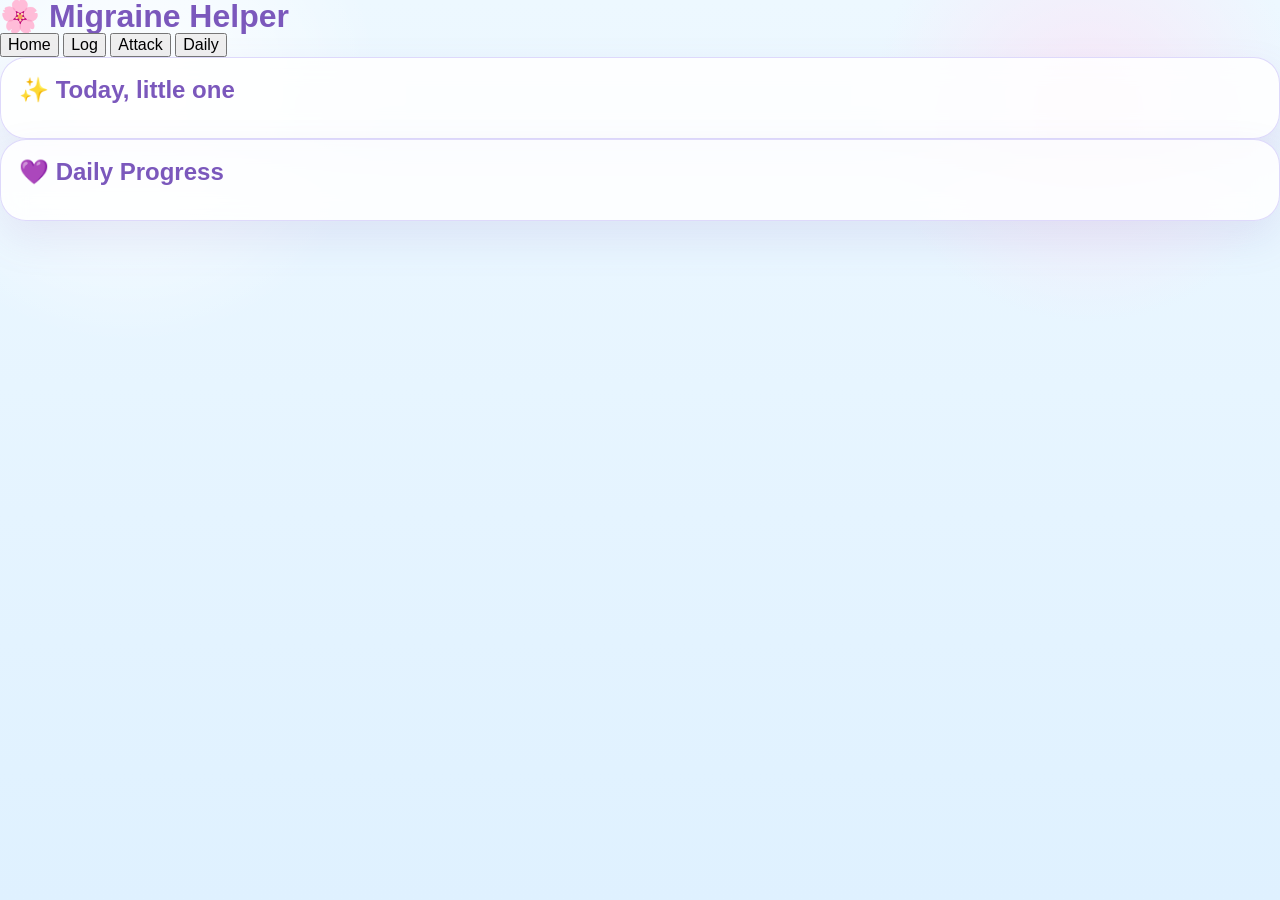
<file: index.html>
<!DOCTYPE html>
<html lang="en">
<head>
<meta charset="UTF-8">
<meta name="viewport" content="width=device-width, initial-scale=1.0">
<title>Migraine Helper</title>
<link rel="stylesheet" href="style.css">
<link rel="manifest" href="manifest.webmanifest">
</head>

<body>

<div class="app">

<h1>🌸 Migraine Helper</h1>

<div class="nav">
<button onclick="show('home')">Home</button>
<button onclick="show('log')">Log</button>
<button onclick="show('attack')">Attack</button>
<button onclick="show('daily')">Daily</button>
</div>

<div id="home" class="screen active">
<div class="card">
<h2>✨ Today, little one</h2>
<p id="todayStats"></p>
</div>

<div class="card">
<h2>💜 Daily Progress</h2>
<p id="dailyStats"></p>
</div>
</div>

<div id="log" class="screen">
<div class="card">
<h2>Log Migraine</h2>

<input type="date" id="date">
<select id="hadMigraine">
<option value="yes">Migraine</option>
<option value="no">No Migraine</option>
</select>

<input type="number" id="severity" placeholder="Severity (1-10)">
<input type="text" id="trigger" placeholder="Trigger">
<textarea id="notes" placeholder="Notes"></textarea>

<button onclick="saveLog()">Save</button>
<button onclick="exportLogs()">Export</button>
<button onclick="clearLogs()">Clear All</button>

<div id="logs"></div>
</div>
</div>

<div id="attack" class="screen">
<div class="card">
<h2>💥 Attack Mode</h2>

<label><input type="checkbox"> Drink water</label>
<label><input type="checkbox"> Small caffeine</label>
<label><input type="checkbox"> Ice pack</label>
<label><input type="checkbox"> Dark room</label>
<label><input type="checkbox"> Rest eyes</label>

<button onclick="startTimer()">Start 20 min timer</button>
<p id="timer"></p>

<p class="tip">🔕 Turn on Do Not Disturb manually</p>
</div>
</div>

<div id="daily" class="screen">
<div class="card">
<h2>🌼 Daily Routine for little one</h2>

<label><input type="checkbox" class="daily"> Morning water</label>

<label><input type="checkbox" class="daily"> ADHD meds</label>
<label><input type="checkbox" class="daily"> Vitamin B2</label>
<label><input type="checkbox" class="daily"> Coenzyme Q10</label>
<label><input type="checkbox" class="daily"> Morning walk</label>

<label><input type="checkbox" class="daily"> Breakfast</label>
<label><input type="checkbox" class="daily"> Caffeine around 10 AM</label>
<label><input type="checkbox" class="daily"> Lunch</label>
<label><input type="checkbox" class="daily"> Dinner</label>
<label><input type="checkbox" class="daily"> Topiramate at night</label>
<label><input type="checkbox" class="daily"> Magnesium at night</label>

</div>
</div>

</div>

<script src="app.js"></script>
</body>
</html>
</file>
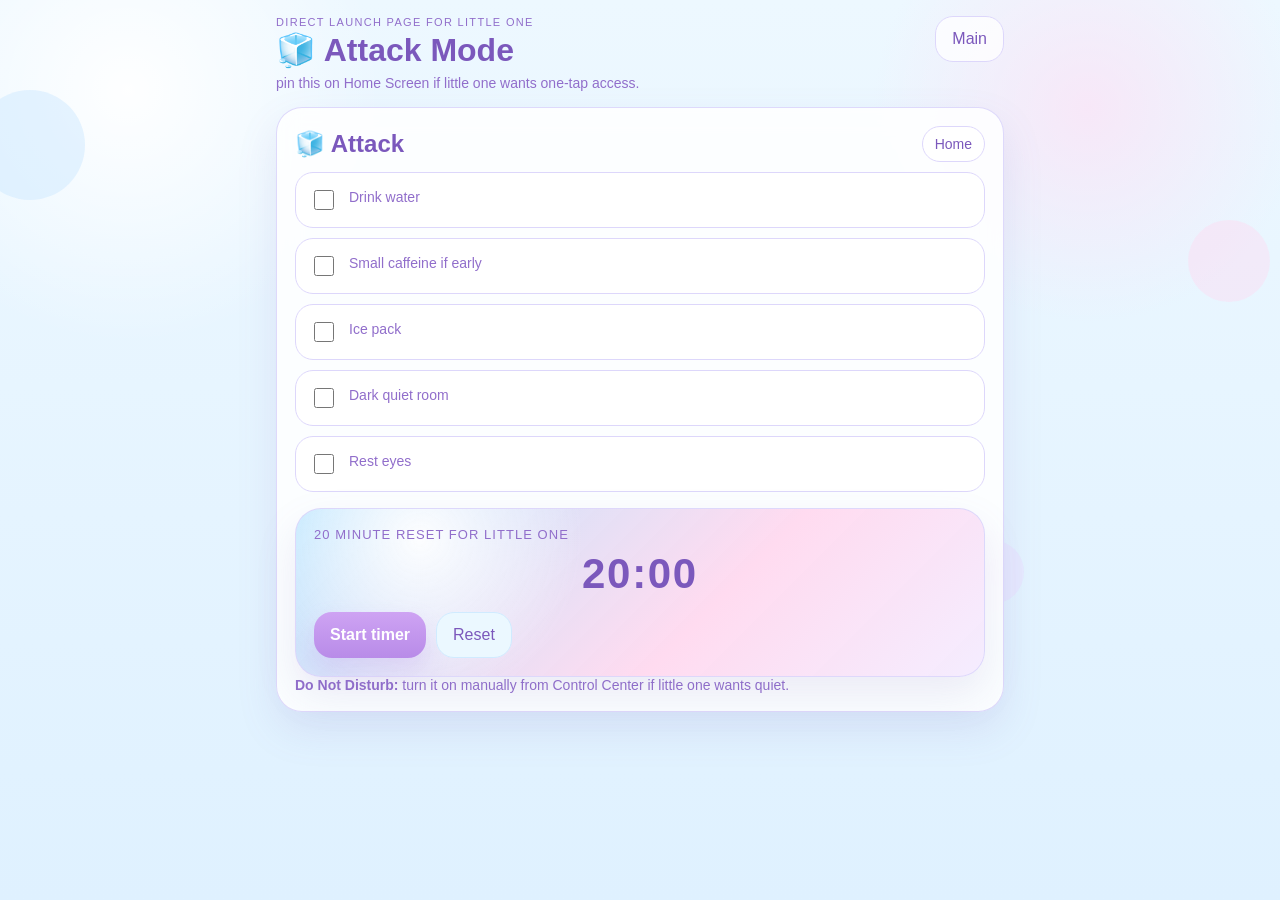
<file: attack.html>
<!DOCTYPE html>
<html lang="en">
<head>
  <meta charset="UTF-8" />
  <meta name="viewport" content="width=device-width, initial-scale=1.0, viewport-fit=cover" />
  <meta name="theme-color" content="#d7ecff" />
  <title>Migraine Helper — Attack</title>
  <link rel="manifest" href="manifest.webmanifest" />
  <link rel="apple-touch-icon" href="icons/icon-180.png" />
  <link rel="stylesheet" href="style.css" />
</head>
<body data-direct-screen="attack">

  <div class="float-bubble bubble-1"></div>
  <div class="float-bubble bubble-2"></div>
  <div class="float-bubble bubble-3"></div>
  <div class="app-shell">
    <header class="topbar fade-up">
      <div>
        <p class="eyebrow">direct launch page for little one</p>
        <h1>🧊 Attack Mode</h1>
        <p class="intro-line">pin this on Home Screen if little one wants one-tap access.</p>
      </div>
      <a class="ghost-btn" href="index.html">Main</a>
    </header>
    <main>
      <section id="screen-home" class="screen"></section>
      <section id="screen-log" class="screen">
        <div class="card fade-up">
          <div class="card-head">
            <h2>📝 Log</h2>
            <a class="ghost-btn small" href="index.html">Home</a>
          </div>
          <form id="logForm" class="stack">
            <label><span>Date</span><input type="date" id="logDate" required /></label>
            <label><span>Did little one have a migraine?</span>
              <div class="segmented">
                <input type="radio" name="hadMigraine" id="migraineYes" value="Yes" checked />
                <label for="migraineYes">Yes</label>
                <input type="radio" name="hadMigraine" id="migraineNo" value="No" />
                <label for="migraineNo">No</label>
              </div>
            </label>
            <label><span>Severity 1–10</span>
              <input type="range" min="1" max="10" value="5" id="severityRange" />
              <div class="range-row"><small>1</small><strong id="severityValue">5</strong><small>10</small></div>
            </label>
            <label><span>Possible trigger</span><input type="text" id="logTrigger" placeholder="Stress, sleep, skipped meal..." /></label>
            <label><span>Notes</span><textarea id="logNotes" rows="4" placeholder="Anything little one wants to remember?"></textarea></label>
            <div class="button-row">
              <button type="submit" class="primary-btn">Save log</button>
              <button type="button" class="secondary-btn" id="resetFormBtn">Reset form</button>
            </div>
          </form>
        </div>
        <div class="card fade-up delay-1">
          <div class="card-head"><h3>Recent entries</h3><span class="pill" id="recentLogCount">0</span></div>
          <div class="button-row compact">
            <button type="button" class="secondary-btn" id="exportJsonBtn">Export JSON</button>
            <button type="button" class="secondary-btn" id="exportCsvBtn">Export CSV</button>
            <button type="button" class="danger-btn" id="clearLogsBtn">Clear all</button>
          </div>
          <div id="logList" class="list-stack empty-state">No logs yet.</div>
        </div>
      </section>
      <section id="screen-attack" class="screen">
        <div class="card fade-up">
          <div class="card-head"><h2>🧊 Attack</h2><a class="ghost-btn small" href="index.html">Home</a></div>
          <div class="checklist" id="attackChecklist">
            <label class="check-item"><input type="checkbox" data-attack-item="Drink water" /> <span>Drink water</span></label>
            <label class="check-item"><input type="checkbox" data-attack-item="Small caffeine if early" /> <span>Small caffeine if early</span></label>
            <label class="check-item"><input type="checkbox" data-attack-item="Ice pack" /> <span>Ice pack</span></label>
            <label class="check-item"><input type="checkbox" data-attack-item="Dark quiet room" /> <span>Dark quiet room</span></label>
            <label class="check-item"><input type="checkbox" data-attack-item="Rest eyes" /> <span>Rest eyes</span></label>
          </div>
          <div class="timer-box cute-gradient pulse-soft">
            <p class="hero-kicker">20 minute reset for little one</p>
            <div id="timerDisplay" class="timer-display">20:00</div>
            <div class="button-row">
              <button type="button" class="primary-btn" id="timerStartBtn">Start timer</button>
              <button type="button" class="secondary-btn" id="timerResetBtn">Reset</button>
            </div>
          </div>
          <div class="info-note"><strong>Do Not Disturb:</strong> turn it on manually from Control Center if little one wants quiet.</div>
        </div>
      </section>
      <section id="screen-daily" class="screen">
        <div class="card fade-up">
          <div class="card-head"><h2>🌼 Daily</h2><a class="ghost-btn small" href="index.html">Home</a></div>
          <p class="tiny-note" id="dailyDateLabel"></p>
          <div class="checklist" id="dailyChecklist">
            <label class="check-item"><input type="checkbox" data-daily-item="Morning water" /> <span>Morning water</span></label>
            <label class="check-item"><input type="checkbox" data-daily-item="Breakfast" /> <span>Breakfast</span></label>
            <label class="check-item"><input type="checkbox" data-daily-item="Caffeine around 10 AM" /> <span>Caffeine around 10 AM</span></label>
            <label class="check-item"><input type="checkbox" data-daily-item="Lunch" /> <span>Lunch</span></label>
            <label class="check-item"><input type="checkbox" data-daily-item="Dinner" /> <span>Dinner</span></label>
            <label class="check-item"><input type="checkbox" data-daily-item="Topiramate at night" /> <span>Topiramate at night</span></label>
            <label class="check-item"><input type="checkbox" data-daily-item="Magnesium at night" /> <span>Magnesium at night</span></label>
          </div>
          <div class="button-row"><button type="button" class="secondary-btn" id="resetDailyBtn">Reset today</button></div>
        </div>
      </section>
    </main>
  </div>
  <div id="toast" class="toast" aria-live="polite"></div>
  <script src="app.js"></script>
</body>
</html>
</file>
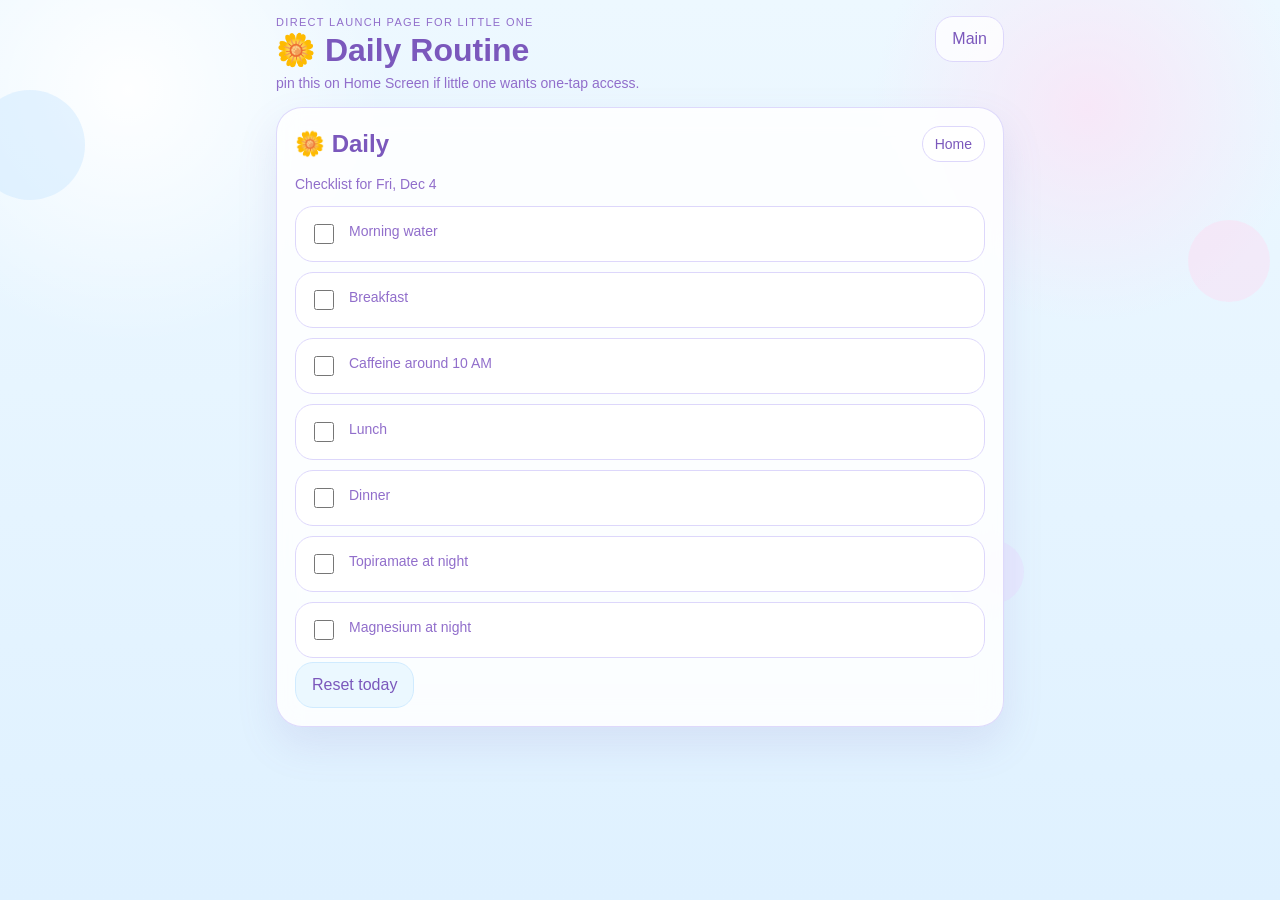
<file: daily.html>
<!DOCTYPE html>
<html lang="en">
<head>
  <meta charset="UTF-8" />
  <meta name="viewport" content="width=device-width, initial-scale=1.0, viewport-fit=cover" />
  <meta name="theme-color" content="#d7ecff" />
  <title>Migraine Helper — Daily</title>
  <link rel="manifest" href="manifest.webmanifest" />
  <link rel="apple-touch-icon" href="icons/icon-180.png" />
  <link rel="stylesheet" href="style.css" />
</head>
<body data-direct-screen="daily">

  <div class="float-bubble bubble-1"></div>
  <div class="float-bubble bubble-2"></div>
  <div class="float-bubble bubble-3"></div>
  <div class="app-shell">
    <header class="topbar fade-up">
      <div>
        <p class="eyebrow">direct launch page for little one</p>
        <h1>🌼 Daily Routine</h1>
        <p class="intro-line">pin this on Home Screen if little one wants one-tap access.</p>
      </div>
      <a class="ghost-btn" href="index.html">Main</a>
    </header>
    <main>
      <section id="screen-home" class="screen"></section>
      <section id="screen-log" class="screen">
        <div class="card fade-up">
          <div class="card-head">
            <h2>📝 Log</h2>
            <a class="ghost-btn small" href="index.html">Home</a>
          </div>
          <form id="logForm" class="stack">
            <label><span>Date</span><input type="date" id="logDate" required /></label>
            <label><span>Did little one have a migraine?</span>
              <div class="segmented">
                <input type="radio" name="hadMigraine" id="migraineYes" value="Yes" checked />
                <label for="migraineYes">Yes</label>
                <input type="radio" name="hadMigraine" id="migraineNo" value="No" />
                <label for="migraineNo">No</label>
              </div>
            </label>
            <label><span>Severity 1–10</span>
              <input type="range" min="1" max="10" value="5" id="severityRange" />
              <div class="range-row"><small>1</small><strong id="severityValue">5</strong><small>10</small></div>
            </label>
            <label><span>Possible trigger</span><input type="text" id="logTrigger" placeholder="Stress, sleep, skipped meal..." /></label>
            <label><span>Notes</span><textarea id="logNotes" rows="4" placeholder="Anything little one wants to remember?"></textarea></label>
            <div class="button-row">
              <button type="submit" class="primary-btn">Save log</button>
              <button type="button" class="secondary-btn" id="resetFormBtn">Reset form</button>
            </div>
          </form>
        </div>
        <div class="card fade-up delay-1">
          <div class="card-head"><h3>Recent entries</h3><span class="pill" id="recentLogCount">0</span></div>
          <div class="button-row compact">
            <button type="button" class="secondary-btn" id="exportJsonBtn">Export JSON</button>
            <button type="button" class="secondary-btn" id="exportCsvBtn">Export CSV</button>
            <button type="button" class="danger-btn" id="clearLogsBtn">Clear all</button>
          </div>
          <div id="logList" class="list-stack empty-state">No logs yet.</div>
        </div>
      </section>
      <section id="screen-attack" class="screen">
        <div class="card fade-up">
          <div class="card-head"><h2>🧊 Attack</h2><a class="ghost-btn small" href="index.html">Home</a></div>
          <div class="checklist" id="attackChecklist">
            <label class="check-item"><input type="checkbox" data-attack-item="Drink water" /> <span>Drink water</span></label>
            <label class="check-item"><input type="checkbox" data-attack-item="Small caffeine if early" /> <span>Small caffeine if early</span></label>
            <label class="check-item"><input type="checkbox" data-attack-item="Ice pack" /> <span>Ice pack</span></label>
            <label class="check-item"><input type="checkbox" data-attack-item="Dark quiet room" /> <span>Dark quiet room</span></label>
            <label class="check-item"><input type="checkbox" data-attack-item="Rest eyes" /> <span>Rest eyes</span></label>
          </div>
          <div class="timer-box cute-gradient pulse-soft">
            <p class="hero-kicker">20 minute reset for little one</p>
            <div id="timerDisplay" class="timer-display">20:00</div>
            <div class="button-row">
              <button type="button" class="primary-btn" id="timerStartBtn">Start timer</button>
              <button type="button" class="secondary-btn" id="timerResetBtn">Reset</button>
            </div>
          </div>
          <div class="info-note"><strong>Do Not Disturb:</strong> turn it on manually from Control Center if little one wants quiet.</div>
        </div>
      </section>
      <section id="screen-daily" class="screen">
        <div class="card fade-up">
          <div class="card-head"><h2>🌼 Daily</h2><a class="ghost-btn small" href="index.html">Home</a></div>
          <p class="tiny-note" id="dailyDateLabel"></p>
          <div class="checklist" id="dailyChecklist">
            <label class="check-item"><input type="checkbox" data-daily-item="Morning water" /> <span>Morning water</span></label>
            <label class="check-item"><input type="checkbox" data-daily-item="Breakfast" /> <span>Breakfast</span></label>
            <label class="check-item"><input type="checkbox" data-daily-item="Caffeine around 10 AM" /> <span>Caffeine around 10 AM</span></label>
            <label class="check-item"><input type="checkbox" data-daily-item="Lunch" /> <span>Lunch</span></label>
            <label class="check-item"><input type="checkbox" data-daily-item="Dinner" /> <span>Dinner</span></label>
            <label class="check-item"><input type="checkbox" data-daily-item="Topiramate at night" /> <span>Topiramate at night</span></label>
            <label class="check-item"><input type="checkbox" data-daily-item="Magnesium at night" /> <span>Magnesium at night</span></label>
          </div>
          <div class="button-row"><button type="button" class="secondary-btn" id="resetDailyBtn">Reset today</button></div>
        </div>
      </section>
    </main>
  </div>
  <div id="toast" class="toast" aria-live="polite"></div>
  <script src="app.js"></script>
</body>
</html>
</file>
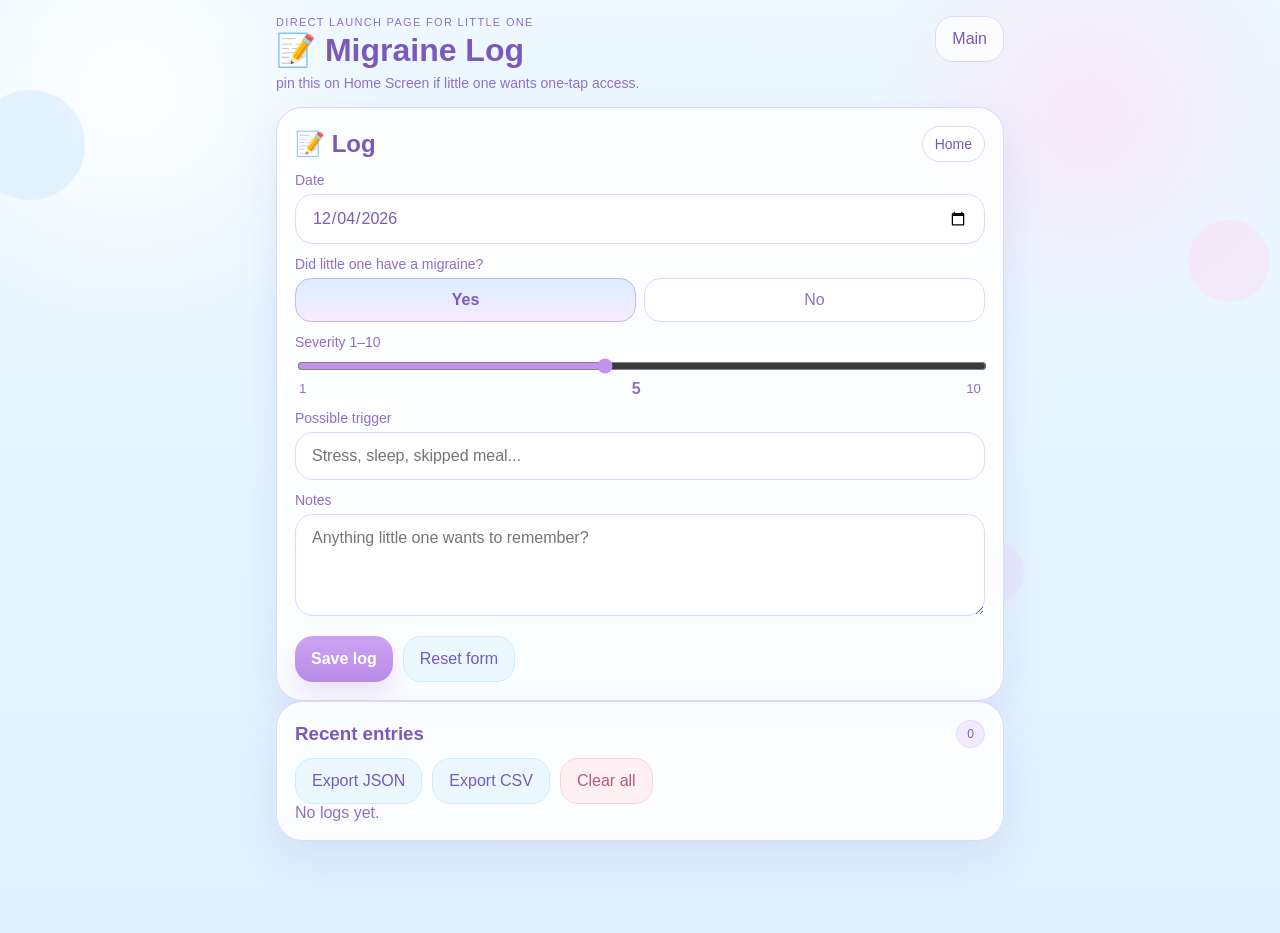
<file: log.html>
<!DOCTYPE html>
<html lang="en">
<head>
  <meta charset="UTF-8" />
  <meta name="viewport" content="width=device-width, initial-scale=1.0, viewport-fit=cover" />
  <meta name="theme-color" content="#d7ecff" />
  <title>Migraine Helper — Log</title>
  <link rel="manifest" href="manifest.webmanifest" />
  <link rel="apple-touch-icon" href="icons/icon-180.png" />
  <link rel="stylesheet" href="style.css" />
</head>
<body data-direct-screen="log">

  <div class="float-bubble bubble-1"></div>
  <div class="float-bubble bubble-2"></div>
  <div class="float-bubble bubble-3"></div>
  <div class="app-shell">
    <header class="topbar fade-up">
      <div>
        <p class="eyebrow">direct launch page for little one</p>
        <h1>📝 Migraine Log</h1>
        <p class="intro-line">pin this on Home Screen if little one wants one-tap access.</p>
      </div>
      <a class="ghost-btn" href="index.html">Main</a>
    </header>
    <main>
      <section id="screen-home" class="screen"></section>
      <section id="screen-log" class="screen">
        <div class="card fade-up">
          <div class="card-head">
            <h2>📝 Log</h2>
            <a class="ghost-btn small" href="index.html">Home</a>
          </div>
          <form id="logForm" class="stack">
            <label><span>Date</span><input type="date" id="logDate" required /></label>
            <label><span>Did little one have a migraine?</span>
              <div class="segmented">
                <input type="radio" name="hadMigraine" id="migraineYes" value="Yes" checked />
                <label for="migraineYes">Yes</label>
                <input type="radio" name="hadMigraine" id="migraineNo" value="No" />
                <label for="migraineNo">No</label>
              </div>
            </label>
            <label><span>Severity 1–10</span>
              <input type="range" min="1" max="10" value="5" id="severityRange" />
              <div class="range-row"><small>1</small><strong id="severityValue">5</strong><small>10</small></div>
            </label>
            <label><span>Possible trigger</span><input type="text" id="logTrigger" placeholder="Stress, sleep, skipped meal..." /></label>
            <label><span>Notes</span><textarea id="logNotes" rows="4" placeholder="Anything little one wants to remember?"></textarea></label>
            <div class="button-row">
              <button type="submit" class="primary-btn">Save log</button>
              <button type="button" class="secondary-btn" id="resetFormBtn">Reset form</button>
            </div>
          </form>
        </div>
        <div class="card fade-up delay-1">
          <div class="card-head"><h3>Recent entries</h3><span class="pill" id="recentLogCount">0</span></div>
          <div class="button-row compact">
            <button type="button" class="secondary-btn" id="exportJsonBtn">Export JSON</button>
            <button type="button" class="secondary-btn" id="exportCsvBtn">Export CSV</button>
            <button type="button" class="danger-btn" id="clearLogsBtn">Clear all</button>
          </div>
          <div id="logList" class="list-stack empty-state">No logs yet.</div>
        </div>
      </section>
      <section id="screen-attack" class="screen">
        <div class="card fade-up">
          <div class="card-head"><h2>🧊 Attack</h2><a class="ghost-btn small" href="index.html">Home</a></div>
          <div class="checklist" id="attackChecklist">
            <label class="check-item"><input type="checkbox" data-attack-item="Drink water" /> <span>Drink water</span></label>
            <label class="check-item"><input type="checkbox" data-attack-item="Small caffeine if early" /> <span>Small caffeine if early</span></label>
            <label class="check-item"><input type="checkbox" data-attack-item="Ice pack" /> <span>Ice pack</span></label>
            <label class="check-item"><input type="checkbox" data-attack-item="Dark quiet room" /> <span>Dark quiet room</span></label>
            <label class="check-item"><input type="checkbox" data-attack-item="Rest eyes" /> <span>Rest eyes</span></label>
          </div>
          <div class="timer-box cute-gradient pulse-soft">
            <p class="hero-kicker">20 minute reset for little one</p>
            <div id="timerDisplay" class="timer-display">20:00</div>
            <div class="button-row">
              <button type="button" class="primary-btn" id="timerStartBtn">Start timer</button>
              <button type="button" class="secondary-btn" id="timerResetBtn">Reset</button>
            </div>
          </div>
          <div class="info-note"><strong>Do Not Disturb:</strong> turn it on manually from Control Center if little one wants quiet.</div>
        </div>
      </section>
      <section id="screen-daily" class="screen">
        <div class="card fade-up">
          <div class="card-head"><h2>🌼 Daily</h2><a class="ghost-btn small" href="index.html">Home</a></div>
          <p class="tiny-note" id="dailyDateLabel"></p>
          <div class="checklist" id="dailyChecklist">
            <label class="check-item"><input type="checkbox" data-daily-item="Morning water" /> <span>Morning water</span></label>
            <label class="check-item"><input type="checkbox" data-daily-item="Breakfast" /> <span>Breakfast</span></label>
            <label class="check-item"><input type="checkbox" data-daily-item="Caffeine around 10 AM" /> <span>Caffeine around 10 AM</span></label>
            <label class="check-item"><input type="checkbox" data-daily-item="Lunch" /> <span>Lunch</span></label>
            <label class="check-item"><input type="checkbox" data-daily-item="Dinner" /> <span>Dinner</span></label>
            <label class="check-item"><input type="checkbox" data-daily-item="Topiramate at night" /> <span>Topiramate at night</span></label>
            <label class="check-item"><input type="checkbox" data-daily-item="Magnesium at night" /> <span>Magnesium at night</span></label>
          </div>
          <div class="button-row"><button type="button" class="secondary-btn" id="resetDailyBtn">Reset today</button></div>
        </div>
      </section>
    </main>
  </div>
  <div id="toast" class="toast" aria-live="polite"></div>
  <script src="app.js"></script>
</body>
</html>
</file>
<file: style.css>
:root{
  --bg:#edf8ff;
  --bg-2:#dff1ff;
  --card:rgba(255,255,255,.86);
  --text:#7b58bc;
  --text-2:#916ecb;
  --accent:#c89bf1;
  --accent-2:#b5e4ff;
  --accent-3:#ffd9ef;
  --accent-4:#f4ecff;
  --border:#ddd7fb;
  --shadow:0 18px 40px rgba(126, 108, 186, .13);
  --shadow-soft:0 10px 24px rgba(126, 108, 186, .08);
  --radius:26px;
  --radius-sm:20px;
}
*{box-sizing:border-box;-webkit-tap-highlight-color:transparent}
html,body{margin:0;padding:0;min-height:100%}
body{
  font-family:-apple-system,BlinkMacSystemFont,"SF Pro Text","Segoe UI",sans-serif;
  color:var(--text);
  background:
    radial-gradient(circle at 10% 10%, rgba(255,255,255,.95), transparent 18%),
    radial-gradient(circle at 85% 12%, rgba(255,221,243,.6), transparent 16%),
    linear-gradient(180deg,var(--bg),var(--bg-2));
  overflow-x:hidden;
}
a{color:inherit;text-decoration:none}
button,input,textarea,select{font:inherit}
.float-bubble{
  position:fixed; border-radius:999px; pointer-events:none; z-index:0; filter:blur(0px);
  opacity:.55; animation:floaty 9s ease-in-out infinite;
}
.bubble-1{width:110px;height:110px;left:-25px;top:90px;background:rgba(201,231,255,.8)}
.bubble-2{width:82px;height:82px;right:10px;top:220px;background:rgba(255,218,240,.75);animation-delay:1.2s}
.bubble-3{width:64px;height:64px;left:75%;top:540px;background:rgba(233,222,255,.85);animation-delay:2.4s}
@keyframes floaty{0%,100%{transform:translateY(0)}50%{transform:translateY(-12px)}}
@keyframes fadeUp{from{opacity:0;transform:translateY(10px)}to{opacity:1;transform:translateY(0)}}
@keyframes pulseSoft{0%,100%{transform:scale(1)}50%{transform:scale(1.01)}}
@keyframes shimmer{0%{background-position:200% 0}100%{background-position:-200% 0}}
.fade-up{animation:fadeUp .45s ease both}
.delay-1{animation-delay:.06s}.delay-2{animation-delay:.12s}.delay-3{animation-delay:.18s}.delay-4{animation-delay:.24s}.delay-5{animation-delay:.30s}
.pulse-soft{animation:pulseSoft 3.5s ease-in-out infinite}
.shimmer{position:relative;overflow:hidden}
.shimmer::after{
  content:""; position:absolute; inset:0; background:linear-gradient(110deg,transparent 35%, rgba(255,255,255,.55) 50%, transparent 65%);
  background-size:200% 100%; animation:shimmer 4.8s linear infinite; pointer-events:none;
}
.app-shell{position:relative; z-index:1; max-width:760px; margin:0 auto; padding:calc(env(safe-area-inset-top) + 16px) 16px calc(env(safe-area-inset-bottom) + 92px)}
.topbar{display:flex;justify-content:space-between;align-items:flex-start;gap:12px;margin-bottom:16px}
.eyebrow{margin:0 0 6px; text-transform:uppercase; letter-spacing:.12em; font-size:11px; color:var(--text-2)}
h1{margin:0; font-size:32px; line-height:1.03}
.intro-line{margin:8px 0 0; color:var(--text-2); font-size:14px}
h2,h3{margin:0}
.screen{display:none}.screen.active{display:block}
.card,.hero-card,.timer-box{
  background:var(--card); border:1px solid rgba(221,215,251,.95); backdrop-filter:blur(12px);
  border-radius:var(--radius); box-shadow:var(--shadow);
}
.hero-card{display:flex;align-items:center;justify-content:space-between;gap:14px;padding:22px 18px;margin-bottom:14px}
.hero-kicker{margin:0 0 8px; color:var(--text-2); font-size:13px; letter-spacing:.08em; text-transform:uppercase}
.hero-badge{width:62px;height:62px;border-radius:22px;display:grid;place-items:center;font-size:28px;background:rgba(255,255,255,.65);box-shadow:var(--shadow-soft)}
.cute-gradient{background:radial-gradient(circle at 18% 18%, rgba(255,255,255,.95), transparent 28%), linear-gradient(135deg, rgba(181,228,255,.88), rgba(255,217,239,.95) 60%, rgba(244,236,255,.96))}
.home-buttons{display:grid;grid-template-columns:repeat(3,1fr);gap:12px;margin-bottom:14px}
.big-action{
  background:linear-gradient(180deg,rgba(255,255,255,.92),rgba(249,245,255,.98)); border:1px solid var(--border); border-radius:24px;
  padding:18px 10px; color:var(--text); box-shadow:var(--shadow-soft); display:flex; flex-direction:column; align-items:center; justify-content:center; gap:6px; min-height:120px; font-weight:700;
  transition:transform .16s ease, box-shadow .16s ease;
}
.big-action:active,.nav-btn:active,.primary-btn:active,.secondary-btn:active,.danger-btn:active,.ghost-btn:active,.file-btn:active{transform:scale(.98)}
.big-action:hover{transform:translateY(-1px)}
.big-action .emoji{font-size:28px}.big-action small{font-size:12px;color:var(--text-2)}
.dashboard-grid{display:grid;grid-template-columns:1fr;gap:12px;margin-bottom:14px}
.card{padding:18px}
.accent-card{background:linear-gradient(180deg,rgba(255,255,255,.92),rgba(239,249,255,.95))}
.accent-card-2{background:linear-gradient(180deg,rgba(255,255,255,.92),rgba(248,242,255,.97))}
.accent-card-3{background:linear-gradient(180deg,rgba(255,255,255,.92),rgba(255,244,250,.98))}
.card-head{display:flex;justify-content:space-between;gap:10px;align-items:center;margin-bottom:10px}
.pill{background:#f2ebff;color:var(--text);border:1px solid #e5d6ff;border-radius:999px;padding:6px 10px;font-size:12px;white-space:nowrap}
.pill.soft{background:#eef8ff;border-color:#d8edff}
.widget-row{display:grid;grid-template-columns:repeat(3,1fr);gap:10px}
.widget-tile{display:flex;flex-direction:column;gap:6px;padding:14px;border-radius:20px;background:linear-gradient(180deg,#fff,#faf7ff);border:1px solid var(--border);box-shadow:var(--shadow-soft)}
.widget-tile span{color:var(--text-2);font-size:13px}
.stack{display:flex;flex-direction:column;gap:12px}
label>span{display:block;font-size:14px;margin-bottom:6px;color:var(--text-2)}
input[type="date"],input[type="text"],textarea{
  width:100%;border-radius:18px;border:1px solid var(--border);background:#fff;padding:14px 16px;color:var(--text);outline:none;box-shadow:inset 0 1px 0 rgba(255,255,255,.6)
}
textarea{resize:vertical;min-height:100px}
input[type="range"]{width:100%;accent-color:#c392ef}
.range-row{display:flex;justify-content:space-between;align-items:center;color:var(--text-2);padding:2px 4px 0}
.segmented{display:grid;grid-template-columns:repeat(2,1fr);gap:8px}
.segmented input{display:none}
.segmented label{margin:0;text-align:center;padding:12px;border-radius:16px;background:#fff;border:1px solid var(--border);color:var(--text-2)}
.segmented input:checked+label{background:linear-gradient(180deg,#d9f0ff,#f8eaff);color:var(--text);border-color:#cbb4ef;font-weight:700}
.button-row{display:flex;flex-wrap:wrap;gap:10px;margin-top:4px}.button-row.compact{margin-top:0}
.primary-btn,.secondary-btn,.danger-btn,.ghost-btn,.file-btn{border:none;border-radius:18px;padding:13px 16px;display:inline-flex;align-items:center;justify-content:center}
.primary-btn{background:linear-gradient(180deg,#cea3f3,#b88be8);color:#fff;font-weight:700;box-shadow:0 12px 24px rgba(184,139,232,.24)}
.secondary-btn,.file-btn{background:#ebf8ff;color:var(--text);border:1px solid #d0ebff}
.danger-btn{background:#fff0f4;color:#b4597c;border:1px solid #ffd0dc}
.ghost-btn{background:rgba(255,255,255,.75);border:1px solid var(--border);color:var(--text)}
.ghost-btn.small{padding:9px 12px;font-size:14px}
.checklist{display:flex;flex-direction:column;gap:10px}
.check-item{display:flex;align-items:center;gap:12px;padding:14px;background:#fff;border:1px solid var(--border);border-radius:18px;transition:transform .16s ease, background .16s ease}
.check-item input{width:20px;height:20px;accent-color:#ba8ee7}
.check-item.done{background:linear-gradient(180deg,#f2fff7,#f4f0ff)}
.timer-box{padding:18px;margin-top:16px}.timer-display{font-size:42px;text-align:center;font-weight:800;letter-spacing:.04em;margin:8px 0 14px}
.info-note,.tiny-note{color:var(--text-2);font-size:14px}
.list-stack{display:flex;flex-direction:column;gap:10px}.empty-state{color:var(--text-2)}
.log-item{border:1px solid var(--border);border-radius:18px;padding:14px;background:#fff;box-shadow:var(--shadow-soft)}
.log-item-top{display:flex;justify-content:space-between;gap:8px;margin-bottom:8px}.log-meta{display:flex;flex-wrap:wrap;gap:8px;color:var(--text-2);font-size:13px}
.insight-list{display:flex;flex-direction:column;gap:10px}
.insight-card{padding:14px 14px;border-radius:18px;border:1px solid var(--border);background:linear-gradient(180deg,#fff,#f8f4ff);box-shadow:var(--shadow-soft)}
.insight-card strong{display:block;margin-bottom:5px}
.bottom-nav{position:fixed;left:50%;transform:translateX(-50%);bottom:12px;width:min(92vw,720px);display:grid;grid-template-columns:repeat(4,1fr);gap:8px;padding:10px;background:rgba(255,255,255,.84);backdrop-filter:blur(12px);border:1px solid rgba(215,212,246,.96);border-radius:24px;box-shadow:var(--shadow)}
.nav-btn{border:none;background:transparent;color:var(--text-2);border-radius:16px;padding:12px 8px;font-weight:700}
.nav-btn.active{background:linear-gradient(180deg,#eef8ff,#f7ecff);color:var(--text)}
.toast{position:fixed;left:50%;bottom:88px;transform:translateX(-50%) translateY(20px);padding:12px 16px;background:rgba(122,88,188,.95);color:#fff;border-radius:999px;opacity:0;pointer-events:none;transition:all .2s ease;box-shadow:var(--shadow);z-index:20}
.toast.show{opacity:1;transform:translateX(-50%) translateY(0)}
@media (max-width:640px){
  .home-buttons,.widget-row{grid-template-columns:1fr 1fr 1fr}
}
@media (max-width:520px){
  h1{font-size:28px}
  .home-buttons{grid-template-columns:1fr;}
  .widget-row{grid-template-columns:1fr}
  .hero-card{align-items:flex-start}
  .bottom-nav{width:calc(100vw - 18px)}
}
</file>
